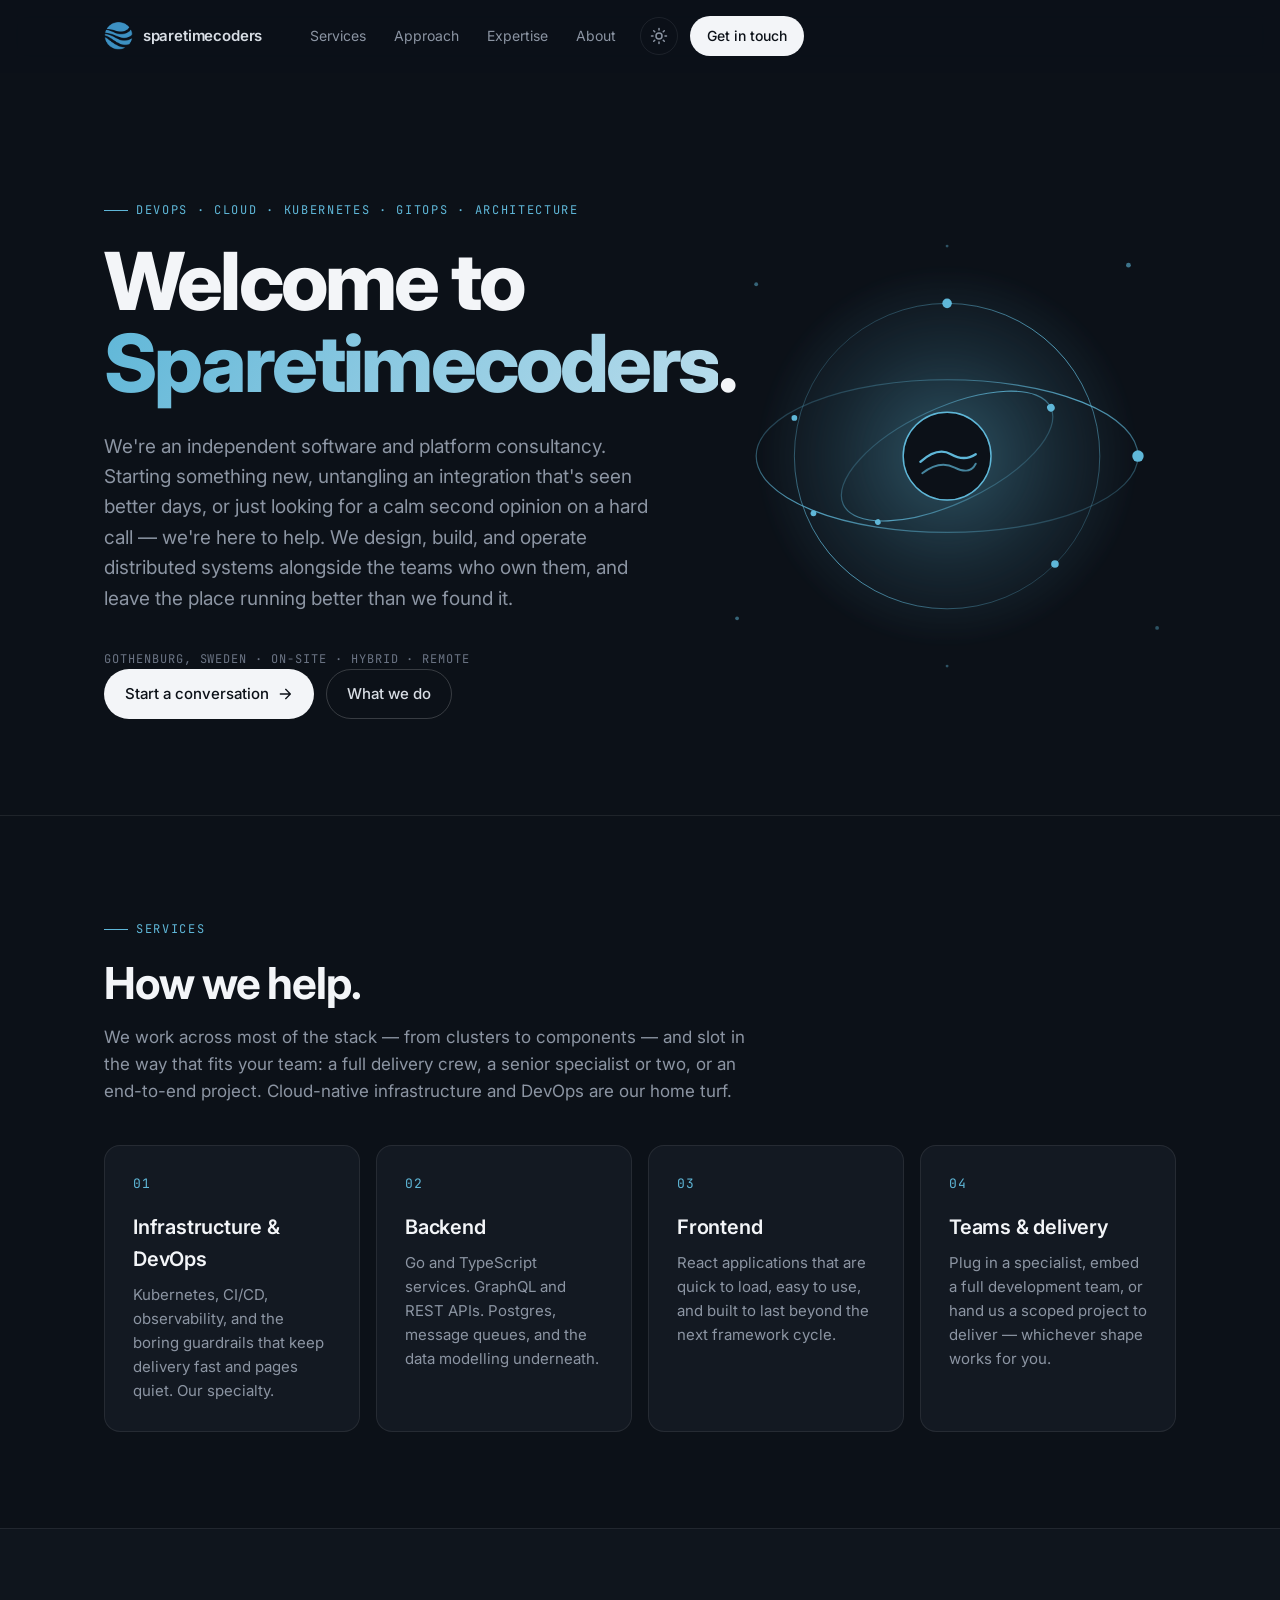
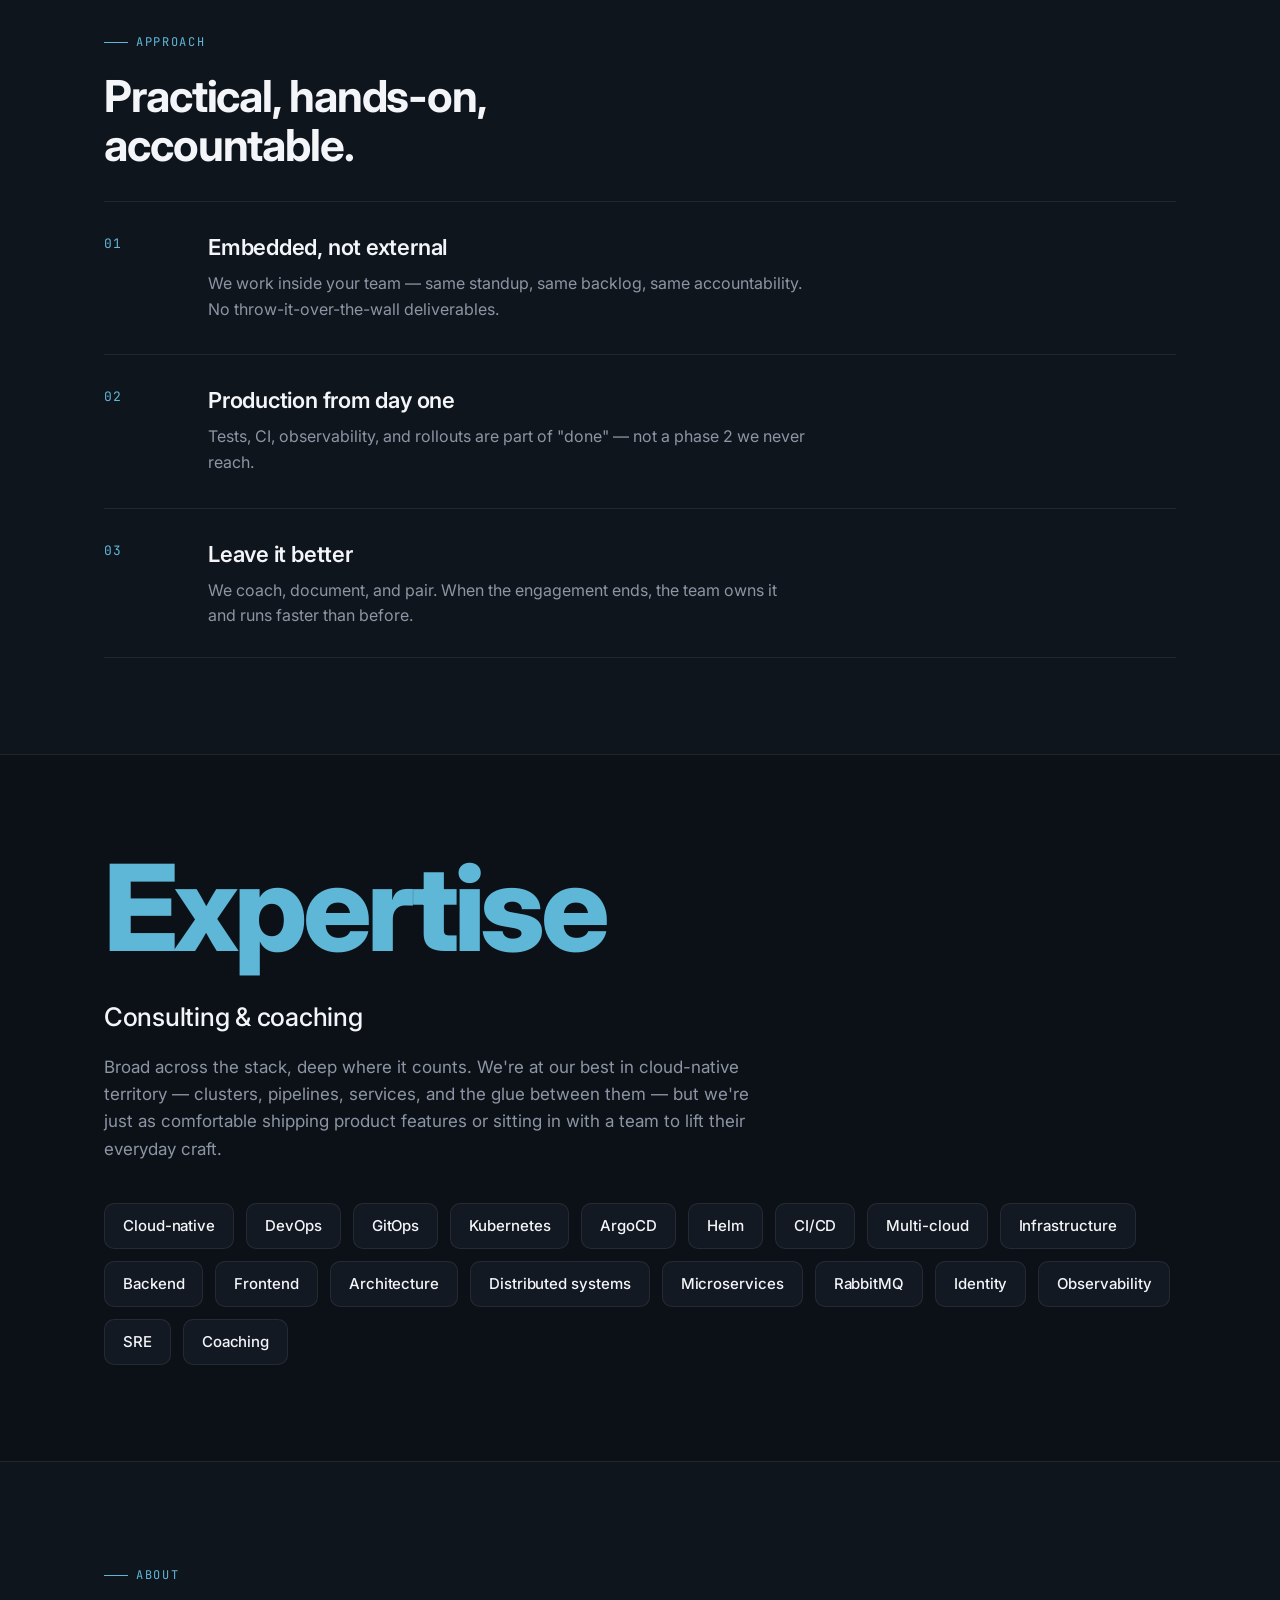
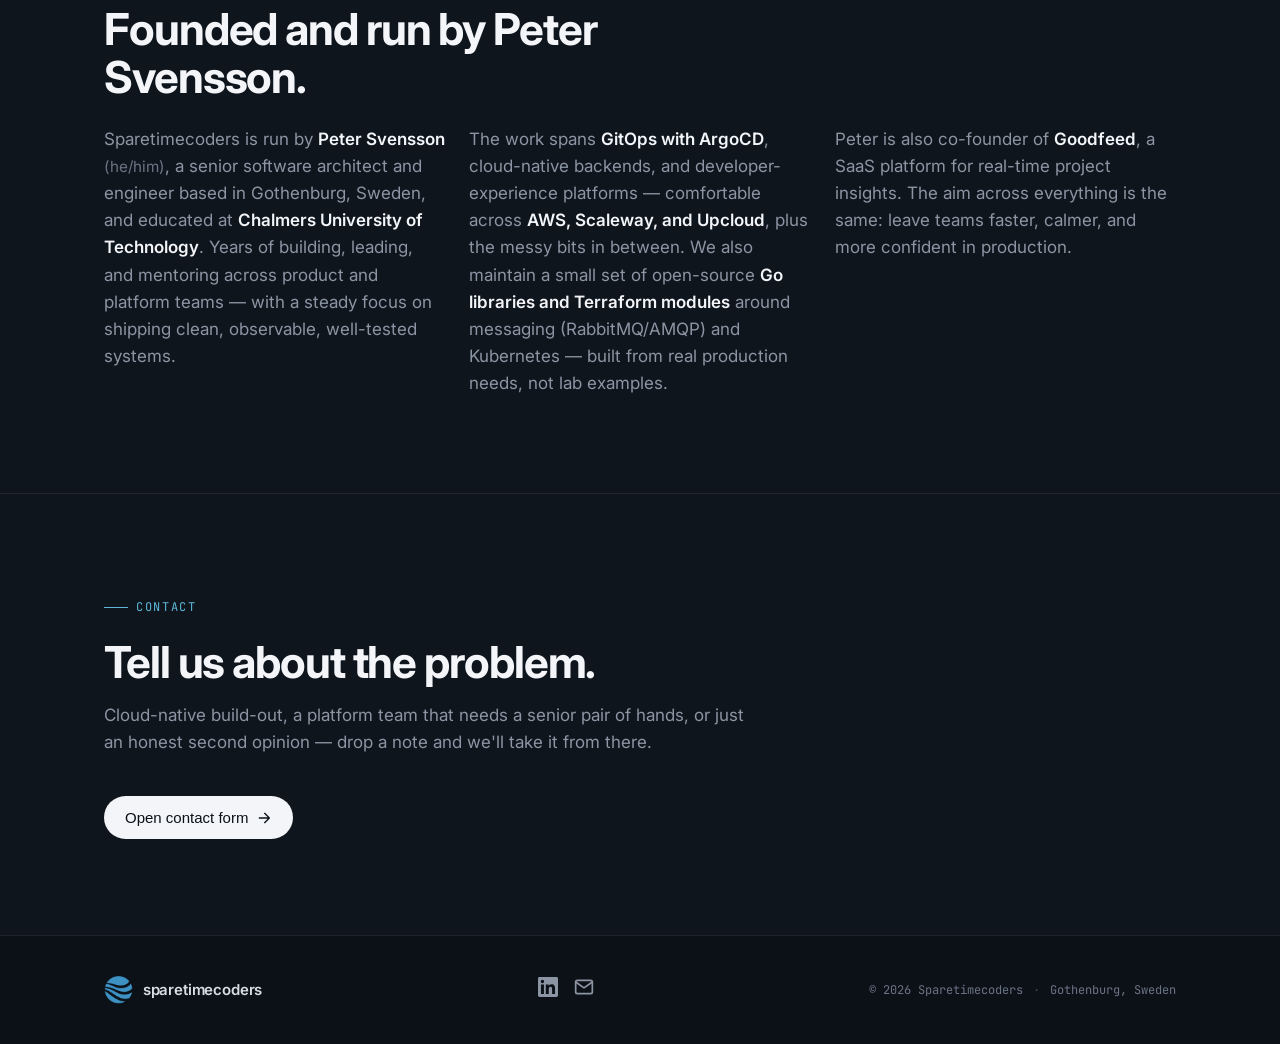
<file: index.html>
<!doctype html>
<html lang="en" data-theme="dark">
<head>
  <meta charset="utf-8" />
  <meta name="viewport" content="width=device-width, initial-scale=1" />
  <title>Sparetimecoders — Cloud-native software consulting</title>
  <meta name="description" content="Sparetimecoders is an independent software and platform consultancy based in Gothenburg. Cloud-native, Go, TypeScript, Kubernetes." />
  <meta name="theme-color" content="#0a1726" />
  <meta property="og:title" content="Sparetimecoders — Cloud-native software consulting" />
  <meta property="og:description" content="Independent software and platform consultancy. Cloud-native, Go, TypeScript, Kubernetes. Gothenburg, Sweden." />
  <meta property="og:type" content="website" />
  <meta property="og:url" content="https://sparetimecoders.com/" />
  <meta property="og:image" content="https://sparetimecoders.com/images/logo-mark.png" />
  <link rel="icon" type="image/png" sizes="32x32" href="/images/favicon-32x32.png" />
  <link rel="icon" type="image/png" sizes="16x16" href="/images/favicon-16x16.png" />
  <link rel="apple-touch-icon" href="/images/apple-touch-icon.png" />
  <link rel="preconnect" href="https://fonts.googleapis.com" />
  <link rel="preconnect" href="https://fonts.gstatic.com" crossorigin />
  <link href="https://fonts.googleapis.com/css2?family=Inter:wght@400;500;600;700;800&family=JetBrains+Mono:wght@400;500&display=swap" rel="stylesheet" />
  <link rel="stylesheet" href="/style.css?v=4" />
</head>
<body>
  <a class="skip" href="#services">Skip to content</a>

  <header class="nav">
    <div class="nav-inner">
      <a class="brand" href="/" aria-label="Sparetimecoders">
        <img src="/images/logo-mark.png" alt="" width="84" height="82" />
        <span class="brand-text">sparetimecoders</span>
      </a>
      <nav aria-label="Primary">
        <ul class="nav-links">
          <li><a href="#services">Services</a></li>
          <li><a href="#approach">Approach</a></li>
          <li><a href="#expertise">Expertise</a></li>
          <li><a href="#about">About</a></li>
        </ul>
      </nav>
      <div class="nav-actions">
        <button id="theme-toggle" class="theme-toggle" aria-label="Toggle theme" type="button">
          <svg class="icon-sun" viewBox="0 0 24 24" width="18" height="18" fill="none" stroke="currentColor" stroke-width="2" stroke-linecap="round" stroke-linejoin="round"><circle cx="12" cy="12" r="4"/><path d="M12 2v2M12 20v2M4.93 4.93l1.41 1.41M17.66 17.66l1.41 1.41M2 12h2M20 12h2M4.93 19.07l1.41-1.41M17.66 6.34l1.41-1.41"/></svg>
          <svg class="icon-moon" viewBox="0 0 24 24" width="18" height="18" fill="none" stroke="currentColor" stroke-width="2" stroke-linecap="round" stroke-linejoin="round"><path d="M21 12.79A9 9 0 1 1 11.21 3 7 7 0 0 0 21 12.79z"/></svg>
        </button>
        <a class="btn btn-primary nav-cta" href="#contact">Get in touch</a>
      </div>
    </div>
  </header>

  <main>
    <section class="hero">
      <div class="container hero-grid">
        <div class="hero-copy">
          <p class="eyebrow">DevOps · Cloud · Kubernetes · GitOps · Architecture</p>
          <h1 class="hero-title">
            Welcome to <span class="grad">Sparetimecoders</span>.
          </h1>
          <p class="hero-sub">
            We're an independent software and platform consultancy. Starting something new,
            untangling an integration that's seen better days, or just looking for a calm
            second opinion on a hard call — we're here to help. We design, build, and operate
            distributed systems alongside the teams who own them, and leave the place running
            better than we found it.
          </p>
          <p class="hero-meta">Gothenburg, Sweden · on-site · hybrid · remote</p>
          <div class="cta-row">
            <a class="btn btn-primary" href="#contact">Start a conversation
              <svg viewBox="0 0 24 24" width="16" height="16" fill="none" stroke="currentColor" stroke-width="2" stroke-linecap="round" stroke-linejoin="round"><path d="M5 12h14M13 5l7 7-7 7"/></svg>
            </a>
            <a class="btn btn-ghost" href="#services">What we do</a>
          </div>
        </div>

        <div class="hero-art" aria-hidden="true">
          <svg viewBox="0 0 480 480" xmlns="http://www.w3.org/2000/svg" role="presentation">
            <defs>
              <radialGradient id="coreGrad" cx="50%" cy="50%" r="50%">
                <stop offset="0%" stop-color="currentColor" stop-opacity="0.55" />
                <stop offset="60%" stop-color="currentColor" stop-opacity="0.18" />
                <stop offset="100%" stop-color="currentColor" stop-opacity="0" />
              </radialGradient>
              <linearGradient id="ringGrad" x1="0%" y1="0%" x2="100%" y2="100%">
                <stop offset="0%" stop-color="currentColor" stop-opacity="0.0" />
                <stop offset="50%" stop-color="currentColor" stop-opacity="0.85" />
                <stop offset="100%" stop-color="currentColor" stop-opacity="0.0" />
              </linearGradient>
              <filter id="soft" x="-20%" y="-20%" width="140%" height="140%">
                <feGaussianBlur stdDeviation="6" />
              </filter>
            </defs>

            <g transform="translate(240 240)">
              <circle r="200" fill="url(#coreGrad)" filter="url(#soft)" opacity="0.7" />

              <g class="orbit orbit-1">
                <ellipse rx="200" ry="80" fill="none" stroke="url(#ringGrad)" stroke-width="1.25" />
                <circle cx="200" cy="0" r="6" fill="currentColor" />
                <circle cx="-160" cy="-40" r="3" fill="currentColor" />
              </g>

              <g class="orbit orbit-2">
                <ellipse rx="160" ry="160" fill="none" stroke="url(#ringGrad)" stroke-width="1" />
                <circle cx="0" cy="-160" r="5" fill="currentColor" />
                <circle cx="113" cy="113" r="4" fill="currentColor" />
                <circle cx="-140" cy="60" r="3" fill="currentColor" />
              </g>

              <g class="orbit orbit-3">
                <ellipse rx="120" ry="50" fill="none" stroke="url(#ringGrad)" stroke-width="1.25" transform="rotate(-25)" />
                <circle cx="120" cy="0" r="4" fill="currentColor" transform="rotate(-25)" />
                <circle cx="-95" cy="32" r="3" fill="currentColor" transform="rotate(-25)" />
              </g>

              <g class="core">
                <circle r="46" stroke="currentColor" stroke-width="1.5" class="core-bg" style="fill: var(--bg);" />
                <path d="M -28 6 Q -10 -10 4 -2 T 30 -2" fill="none" stroke="currentColor" stroke-width="2.5" stroke-linecap="round" />
                <path d="M -26 18 Q -8 4 8 12 T 30 8" fill="none" stroke="currentColor" stroke-width="2" stroke-linecap="round" opacity="0.7" />
                <circle r="46" fill="none" stroke="currentColor" stroke-width="0.5" opacity="0.4" />
              </g>

              <g class="dots">
                <circle cx="-200" cy="-180" r="2" fill="currentColor" opacity="0.5" />
                <circle cx="190" cy="-200" r="2.5" fill="currentColor" opacity="0.6" />
                <circle cx="220" cy="180" r="2" fill="currentColor" opacity="0.4" />
                <circle cx="-220" cy="170" r="2" fill="currentColor" opacity="0.5" />
                <circle cx="0" cy="-220" r="1.5" fill="currentColor" opacity="0.4" />
                <circle cx="0" cy="220" r="1.5" fill="currentColor" opacity="0.4" />
              </g>
            </g>
          </svg>
        </div>
      </div>
    </section>

    <section id="services" class="section">
      <div class="container">
        <p class="eyebrow">Services</p>
        <h2 class="section-title">How we help.</h2>
        <p class="section-sub">
          We work across most of the stack — from clusters to components — and slot in
          the way that fits your team: a full delivery crew, a senior specialist or two,
          or an end-to-end project. Cloud-native infrastructure and DevOps are our home turf.
        </p>
        <ul class="cards">
          <li class="card">
            <div class="card-num">01</div>
            <h3>Infrastructure &amp; DevOps</h3>
            <p>Kubernetes, CI/CD, observability, and the boring guardrails that keep delivery fast and pages quiet. Our specialty.</p>
          </li>
          <li class="card">
            <div class="card-num">02</div>
            <h3>Backend</h3>
            <p>Go and TypeScript services. GraphQL and REST APIs. Postgres, message queues, and the data modelling underneath.</p>
          </li>
          <li class="card">
            <div class="card-num">03</div>
            <h3>Frontend</h3>
            <p>React applications that are quick to load, easy to use, and built to last beyond the next framework cycle.</p>
          </li>
          <li class="card">
            <div class="card-num">04</div>
            <h3>Teams &amp; delivery</h3>
            <p>Plug in a specialist, embed a full development team, or hand us a scoped project to deliver — whichever shape works for you.</p>
          </li>
        </ul>
      </div>
    </section>

    <section id="approach" class="section section-alt">
      <div class="container">
        <p class="eyebrow">Approach</p>
        <h2 class="section-title">Practical, hands-on, accountable.</h2>
        <ul class="principles">
          <li>
            <span class="principle-num">01</span>
            <div>
              <h3>Embedded, not external</h3>
              <p>We work inside your team — same standup, same backlog, same accountability. No throw-it-over-the-wall deliverables.</p>
            </div>
          </li>
          <li>
            <span class="principle-num">02</span>
            <div>
              <h3>Production from day one</h3>
              <p>Tests, CI, observability, and rollouts are part of "done" — not a phase 2 we never reach.</p>
            </div>
          </li>
          <li>
            <span class="principle-num">03</span>
            <div>
              <h3>Leave it better</h3>
              <p>We coach, document, and pair. When the engagement ends, the team owns it and runs faster than before.</p>
            </div>
          </li>
        </ul>
      </div>
    </section>

    <section id="expertise" class="section">
      <div class="container">
        <h2 class="section-title-xl">Expertise</h2>
        <p class="section-sub-strong">Consulting &amp; coaching</p>
        <p class="section-sub">
          Broad across the stack, deep where it counts. We're at our best in cloud-native
          territory — clusters, pipelines, services, and the glue between them — but we're
          just as comfortable shipping product features or sitting in with a team to lift
          their everyday craft.
        </p>
        <ul class="chips chips-lg">
          <li>Cloud-native</li>
          <li>DevOps</li>
          <li>GitOps</li>
          <li>Kubernetes</li>
          <li>ArgoCD</li>
          <li>Helm</li>
          <li>CI/CD</li>
          <li>Multi-cloud</li>
          <li>Infrastructure</li>
          <li>Backend</li>
          <li>Frontend</li>
          <li>Architecture</li>
          <li>Distributed systems</li>
          <li>Microservices</li>
          <li>RabbitMQ</li>
          <li>Identity</li>
          <li>Observability</li>
          <li>SRE</li>
          <li>Coaching</li>
        </ul>
      </div>
    </section>

    <section id="about" class="section section-alt">
      <div class="container">
        <p class="eyebrow">About</p>
        <h2 class="section-title">Founded and run by Peter Svensson.</h2>
        <div class="about-grid">
          <p>
            Sparetimecoders is run by <strong>Peter Svensson</strong> <span class="pronouns">(he/him)</span>,
            a senior software architect and engineer based in Gothenburg, Sweden, and educated at
            <strong>Chalmers University of Technology</strong>. Years of building, leading, and mentoring across
            product and platform teams — with a steady focus on shipping clean, observable, well-tested systems.
          </p>
          <p>
            The work spans <strong>GitOps with ArgoCD</strong>, cloud-native backends, and developer-experience
            platforms — comfortable across <strong>AWS, Scaleway, and Upcloud</strong>, plus the messy bits in
            between. We also maintain a small set of open-source <strong>Go libraries and Terraform modules</strong>
            around messaging (RabbitMQ/AMQP) and Kubernetes — built from real production needs, not lab examples.
          </p>
          <p>
            Peter is also co-founder of <a href="https://goodfeed.io" target="_blank" rel="noopener"><strong>Goodfeed</strong></a>,
            a SaaS platform for real-time project insights. The aim across everything is the same: leave teams
            faster, calmer, and more confident in production.
          </p>
        </div>
      </div>
    </section>

    <section id="contact" class="section section-contact">
      <div class="container">
        <p class="eyebrow">Contact</p>
        <h2 class="section-title">Tell us about the problem.</h2>
        <p class="section-sub">
          Cloud-native build-out, a platform team that needs a senior pair of hands, or just
          an honest second opinion — drop a note and we'll take it from there.
        </p>

        <div class="cta-row" id="contact-cta">
          <button type="button" class="btn btn-primary" id="open-form">
            Open contact form
            <svg viewBox="0 0 24 24" width="16" height="16" fill="none" stroke="currentColor" stroke-width="2" stroke-linecap="round" stroke-linejoin="round"><path d="M5 12h14M13 5l7 7-7 7"/></svg>
          </button>
        </div>

        <div class="form-shell" id="form-shell" hidden>
          <button type="button" class="form-close" id="close-form" aria-label="Close form">
            <svg viewBox="0 0 24 24" width="18" height="18" fill="none" stroke="currentColor" stroke-width="2" stroke-linecap="round" stroke-linejoin="round"><path d="M18 6 6 18M6 6l12 12"/></svg>
          </button>

          <form class="contact-form" id="contact-form" action="https://formsubmit.co/ajax/69b22febc2f4ab8b0da0662cf5f9feb7" method="POST">
            <input type="hidden" name="_subject" value="New inquiry from sparetimecoders.com" />
            <input type="hidden" name="_captcha" value="false" />
            <input type="hidden" name="_template" value="table" />
            <input type="text" name="_honey" tabindex="-1" autocomplete="off" style="display:none" />

            <label class="field">
              <span class="sr-only">Name</span>
              <input type="text" name="name" required autocomplete="name" placeholder="Name" />
            </label>
            <label class="field">
              <span class="sr-only">Email address</span>
              <input type="email" name="email" required autocomplete="email" placeholder="Email address" />
            </label>
            <label class="field">
              <span class="sr-only">Phone number</span>
              <input type="tel" name="phone" autocomplete="tel" placeholder="Phone number" />
            </label>
            <label class="field">
              <span class="sr-only">Company</span>
              <input type="text" name="company" autocomplete="organization" placeholder="Company" />
            </label>
            <label class="field">
              <span class="sr-only">What can we do for you?</span>
              <textarea name="message" rows="5" required placeholder="What can we do for you?"></textarea>
            </label>

            <button type="submit" class="btn-send">
              <svg viewBox="0 0 24 24" width="18" height="18" fill="none" stroke="currentColor" stroke-width="2" stroke-linecap="round" stroke-linejoin="round"><path d="M4 4h16c1.1 0 2 .9 2 2v12c0 1.1-.9 2-2 2H4c-1.1 0-2-.9-2-2V6c0-1.1.9-2 2-2z"/><polyline points="22,6 12,13 2,6"/></svg>
              <span class="btn-send-label">Send</span>
            </button>
            <p class="form-hint">We typically reply within a day or two.</p>
            <p class="form-error" id="form-error" hidden role="alert">Something went wrong sending that — please try again or email us directly.</p>
          </form>
        </div>

        <div class="form-success" id="form-success" hidden role="status">
          <svg viewBox="0 0 24 24" width="18" height="18" fill="none" stroke="currentColor" stroke-width="2.5" stroke-linecap="round" stroke-linejoin="round"><path d="M20 6 9 17l-5-5"/></svg>
          <span><strong>Message sent.</strong> Thanks — we'll be in touch soon.</span>
        </div>
      </div>
    </section>
  </main>

  <footer class="foot">
    <div class="container foot-inner">
      <a class="brand" href="/" aria-label="Sparetimecoders">
        <img src="/images/logo-mark.png" alt="" width="84" height="82" />
        <span class="brand-text">sparetimecoders</span>
      </a>
      <ul class="socials">
        <li><a href="https://www.linkedin.com/in/peter--svensson/" target="_blank" rel="noopener" aria-label="LinkedIn">
          <svg viewBox="0 0 24 24" width="20" height="20" fill="currentColor"><path d="M20.45 20.45h-3.55v-5.57c0-1.33-.02-3.04-1.85-3.04-1.85 0-2.13 1.45-2.13 2.94v5.67H9.37V9h3.41v1.56h.05c.47-.9 1.63-1.85 3.36-1.85 3.6 0 4.26 2.37 4.26 5.45v6.29zM5.34 7.43a2.06 2.06 0 1 1 0-4.12 2.06 2.06 0 0 1 0 4.12zM7.12 20.45H3.56V9h3.56v11.45zM22.22 0H1.77C.79 0 0 .77 0 1.72v20.56C0 23.23.79 24 1.77 24h20.45c.98 0 1.78-.77 1.78-1.72V1.72C24 .77 23.2 0 22.22 0z"/></svg>
        </a></li>
        <li><a href="mailto:peter@sparetimecoders.com" aria-label="Email">
          <svg viewBox="0 0 24 24" width="20" height="20" fill="none" stroke="currentColor" stroke-width="2" stroke-linecap="round" stroke-linejoin="round"><path d="M4 4h16c1.1 0 2 .9 2 2v12c0 1.1-.9 2-2 2H4c-1.1 0-2-.9-2-2V6c0-1.1.9-2 2-2z"/><polyline points="22,6 12,13 2,6"/></svg>
        </a></li>
      </ul>
      <div class="foot-meta">
        <span>© <span id="year">2026</span> Sparetimecoders</span>
        <span class="dot">·</span>
        <span>Gothenburg, Sweden</span>
      </div>
    </div>
  </footer>

  <script>
    (function () {
      var root = document.documentElement;
      var stored = localStorage.getItem('theme');
      root.setAttribute('data-theme', stored || 'dark');

      document.getElementById('theme-toggle').addEventListener('click', function () {
        var next = root.getAttribute('data-theme') === 'dark' ? 'light' : 'dark';
        root.setAttribute('data-theme', next);
        localStorage.setItem('theme', next);
      });

      document.getElementById('year').textContent = new Date().getFullYear();

      var openBtn = document.getElementById('open-form');
      var closeBtn = document.getElementById('close-form');
      var shell = document.getElementById('form-shell');
      var cta = document.getElementById('contact-cta');
      var form = document.getElementById('contact-form');
      var success = document.getElementById('form-success');
      var errorEl = document.getElementById('form-error');
      var sendLabel = form.querySelector('.btn-send-label');
      var sendBtn = form.querySelector('.btn-send');

      function openForm() {
        success.hidden = true;
        errorEl.hidden = true;
        cta.hidden = true;
        shell.hidden = false;
        var first = form.querySelector('input[name="name"]');
        if (first) first.focus({ preventScroll: true });
        shell.scrollIntoView({ behavior: 'smooth', block: 'center' });
      }
      function closeForm() {
        shell.hidden = true;
        cta.hidden = false;
      }
      openBtn.addEventListener('click', openForm);
      closeBtn.addEventListener('click', closeForm);

      form.addEventListener('submit', async function (e) {
        e.preventDefault();
        errorEl.hidden = true;
        sendBtn.disabled = true;
        sendLabel.textContent = 'Sending…';

        var data = Object.fromEntries(new FormData(form).entries());
        try {
          var res = await fetch(form.action, {
            method: 'POST',
            headers: { 'Content-Type': 'application/json', 'Accept': 'application/json' },
            body: JSON.stringify(data),
          });
          if (!res.ok) throw new Error('http ' + res.status);
          form.reset();
          shell.hidden = true;
          cta.hidden = false;
          success.hidden = false;
          success.classList.remove('fade-out');
          setTimeout(function () { success.classList.add('fade-out'); }, 4500);
          setTimeout(function () { success.hidden = true; success.classList.remove('fade-out'); }, 5000);
        } catch (err) {
          errorEl.hidden = false;
        } finally {
          sendBtn.disabled = false;
          sendLabel.textContent = 'Send';
        }
      });
    })();
  </script>
</body>
</html>
</file>
<file: style.css>
:root {
  --bg: #fafaf9;
  --bg-elev: #ffffff;
  --bg-alt: #f1f1ee;
  --fg: #1a1a1a;
  --fg-strong: #000000;
  --fg-muted: #525252;
  --fg-subtle: #737373;
  --border: rgba(0, 0, 0, 0.08);
  --border-strong: rgba(0, 0, 0, 0.16);
  --accent: #2b8db5;
  --accent-fg: #ffffff;
  --accent-soft: rgba(43, 141, 181, 0.10);
}

[data-theme="dark"] {
  --bg: #0c1118;
  --bg-elev: #131922;
  --bg-alt: #0f151d;
  --fg: #d8dde4;
  --fg-strong: #f3f5f8;
  --fg-muted: #8c95a3;
  --fg-subtle: #6b7484;
  --border: rgba(255, 255, 255, 0.08);
  --border-strong: rgba(255, 255, 255, 0.18);
  --accent: #5fb7d8;
  --accent-fg: #061119;
  --accent-soft: rgba(95, 183, 216, 0.12);
}

* { box-sizing: border-box; }
[hidden] { display: none !important; }

html, body {
  margin: 0;
  padding: 0;
  background: var(--bg);
  color: var(--fg);
  font-family: 'Inter', system-ui, -apple-system, Segoe UI, Roboto, sans-serif;
  font-size: 16px;
  line-height: 1.6;
  -webkit-font-smoothing: antialiased;
  -moz-osx-font-smoothing: grayscale;
}

body { min-height: 100dvh; }

a { color: inherit; text-decoration: none; }
ul { list-style: none; padding: 0; margin: 0; }
::selection { background: var(--accent-soft); color: var(--fg-strong); }

.skip {
  position: absolute;
  left: -9999px;
}
.skip:focus {
  left: 16px; top: 16px;
  background: var(--accent);
  color: var(--accent-fg);
  padding: 8px 12px;
  border-radius: 8px;
  z-index: 100;
}

.container {
  max-width: 1120px;
  margin: 0 auto;
  padding: 0 24px;
  width: 100%;
}

.nav {
  position: sticky;
  top: 0;
  z-index: 50;
  background: color-mix(in srgb, var(--bg) 88%, transparent);
  backdrop-filter: saturate(180%) blur(12px);
  -webkit-backdrop-filter: saturate(180%) blur(12px);
  border-bottom: 1px solid transparent;
  transition: border-color .2s;
}
.nav-inner {
  max-width: 1120px;
  margin: 0 auto;
  padding: 16px 24px;
  display: flex;
  align-items: center;
  gap: 24px;
}
.nav-links {
  display: flex;
  gap: 28px;
  margin: 0 auto 0 24px;
}
.nav-links a {
  font-size: 14px;
  color: var(--fg-muted);
  transition: color .2s;
}
.nav-links a:hover { color: var(--fg-strong); }
.nav-actions {
  display: flex;
  align-items: center;
  gap: 12px;
}

.brand {
  display: inline-flex;
  align-items: center;
  gap: 10px;
  font-weight: 600;
  letter-spacing: -0.01em;
}
.brand img { display: block; height: 28px; width: auto; }
.brand-text { font-size: 15px; }

.theme-toggle {
  appearance: none;
  background: transparent;
  color: var(--fg-muted);
  border: 1px solid var(--border);
  width: 38px;
  height: 38px;
  border-radius: 999px;
  display: inline-flex;
  align-items: center;
  justify-content: center;
  cursor: pointer;
  transition: border-color .2s, color .2s;
}
.theme-toggle:hover { border-color: var(--border-strong); color: var(--fg-strong); }
.theme-toggle .icon-sun { display: none; }
.theme-toggle .icon-moon { display: block; }
[data-theme="dark"] .theme-toggle .icon-sun { display: block; }
[data-theme="dark"] .theme-toggle .icon-moon { display: none; }

.btn {
  display: inline-flex;
  align-items: center;
  gap: 8px;
  padding: 12px 20px;
  border-radius: 999px;
  font-weight: 500;
  font-size: 15px;
  border: 1px solid transparent;
  transition: transform .15s, background .2s, border-color .2s, color .2s;
  cursor: pointer;
}
.btn-primary {
  background: var(--fg-strong);
  color: var(--bg);
}
.btn-primary:hover { transform: translateY(-1px); }
.btn-ghost {
  background: transparent;
  color: var(--fg);
  border-color: var(--border-strong);
}
.btn-ghost:hover { border-color: var(--fg-strong); }
.nav-cta { padding: 8px 16px; font-size: 14px; }

.eyebrow {
  display: inline-flex;
  align-items: center;
  gap: 8px;
  font-family: 'JetBrains Mono', monospace;
  font-size: 12px;
  letter-spacing: 0.14em;
  text-transform: uppercase;
  color: var(--accent);
  margin: 0 0 20px;
}
.eyebrow::before {
  content: "";
  width: 24px;
  height: 1px;
  background: var(--accent);
}

.hero {
  padding: 120px 0 96px;
  position: relative;
  overflow: hidden;
}
.hero-grid {
  display: grid;
  grid-template-columns: 1fr;
  gap: 48px;
  align-items: center;
}
@media (min-width: 960px) {
  .hero-grid { grid-template-columns: minmax(0, 1.2fr) minmax(0, 1fr); gap: 64px; }
}
.hero-copy { min-width: 0; }

.hero-art {
  position: relative;
  width: 100%;
  max-width: 480px;
  aspect-ratio: 1 / 1;
  margin: 0 auto;
}
.hero-art svg { width: 100%; height: 100%; display: block; color: var(--accent); }

.orbit { transform-box: fill-box; transform-origin: center; }
.orbit-1 { animation: spin-cw 40s linear infinite; }
.orbit-2 { animation: spin-ccw 60s linear infinite; }
.orbit-3 { animation: spin-cw 28s linear infinite; }
.core { animation: float 6s ease-in-out infinite; transform-origin: center; transform-box: fill-box; }

@keyframes spin-cw {
  from { transform: rotate(0); }
  to   { transform: rotate(360deg); }
}
@keyframes spin-ccw {
  from { transform: rotate(0); }
  to   { transform: rotate(-360deg); }
}
@keyframes float {
  0%, 100% { transform: translateY(0); }
  50%      { transform: translateY(-6px); }
}
.hero::before {
  content: "";
  position: absolute;
  inset: 0;
  background:
    radial-gradient(800px 500px at 20% -10%, var(--accent-soft), transparent 60%),
    radial-gradient(600px 400px at 90% 0%, var(--accent-soft), transparent 60%);
  pointer-events: none;
  z-index: -1;
}

.hero-title {
  font-size: clamp(40px, 7vw, 80px);
  line-height: 1.02;
  letter-spacing: -0.035em;
  font-weight: 800;
  color: var(--fg-strong);
  margin: 0 0 28px;
  max-width: 18ch;
}
.grad {
  background: linear-gradient(120deg, var(--accent), color-mix(in srgb, var(--accent) 40%, var(--fg-strong)));
  -webkit-background-clip: text;
  background-clip: text;
  color: transparent;
}

.hero-sub {
  font-size: clamp(17px, 1.6vw, 19px);
  color: var(--fg-muted);
  max-width: 60ch;
  margin: 0 0 36px;
}

.cta-row {
  display: flex;
  gap: 12px;
  flex-wrap: wrap;
}

.hero-meta {
  margin: 24px 0 0;
  font-family: 'JetBrains Mono', monospace;
  font-size: 12px;
  letter-spacing: 0.08em;
  color: var(--fg-subtle);
  text-transform: uppercase;
}

.pronouns {
  font-weight: 400;
  font-size: 0.9em;
  color: var(--fg-subtle);
}

.section {
  padding: 96px 0;
  border-top: 1px solid var(--border);
}
.section-alt { background: var(--bg-alt); }
.section-contact { background: var(--bg-alt); }

.section-title {
  font-size: clamp(28px, 4vw, 44px);
  letter-spacing: -0.025em;
  font-weight: 700;
  line-height: 1.1;
  color: var(--fg-strong);
  margin: 0 0 16px;
  max-width: 22ch;
}
.section-sub {
  font-size: 17px;
  color: var(--fg-muted);
  max-width: 60ch;
  margin: 0 0 40px;
}

.cards {
  display: grid;
  grid-template-columns: repeat(auto-fit, minmax(240px, 1fr));
  gap: 16px;
  margin-top: 32px;
}
.card {
  background: var(--bg-elev);
  border: 1px solid var(--border);
  border-radius: 16px;
  padding: 28px;
  transition: border-color .2s, transform .2s, box-shadow .2s;
}
.card:hover {
  border-color: var(--border-strong);
  transform: translateY(-3px);
  box-shadow: 0 12px 30px rgba(0, 0, 0, 0.06);
}
.card-num {
  font-family: 'JetBrains Mono', monospace;
  font-size: 13px;
  color: var(--accent);
  margin-bottom: 16px;
  letter-spacing: 0.08em;
}
.card h3 {
  margin: 0 0 8px;
  font-size: 20px;
  font-weight: 600;
  color: var(--fg-strong);
  letter-spacing: -0.01em;
}
.card p {
  margin: 0;
  color: var(--fg-muted);
  font-size: 15px;
}

.principles {
  display: grid;
  gap: 4px;
  margin-top: 32px;
}
.principles li {
  display: grid;
  grid-template-columns: 80px 1fr;
  gap: 24px;
  padding: 28px 0;
  border-top: 1px solid var(--border);
}
.principles li:last-child { border-bottom: 1px solid var(--border); }
.principle-num {
  font-family: 'JetBrains Mono', monospace;
  font-size: 13px;
  color: var(--accent);
  letter-spacing: 0.08em;
  padding-top: 4px;
}
.principles h3 {
  margin: 0 0 6px;
  font-size: 22px;
  font-weight: 600;
  color: var(--fg-strong);
  letter-spacing: -0.01em;
}
.principles p {
  margin: 0;
  color: var(--fg-muted);
  font-size: 16px;
  max-width: 60ch;
}

.chips {
  display: flex;
  flex-wrap: wrap;
  gap: 10px;
  margin-top: 32px;
}
.chips li {
  font-family: 'JetBrains Mono', monospace;
  font-size: 13px;
  padding: 8px 14px;
  border-radius: 999px;
  background: var(--bg-elev);
  border: 1px solid var(--border);
  color: var(--fg);
  transition: border-color .2s, color .2s, transform .15s;
}
.chips li:hover {
  color: var(--accent);
  border-color: var(--accent);
  transform: translateY(-2px);
}

.section-title-xl {
  font-size: clamp(56px, 10vw, 120px);
  letter-spacing: -0.04em;
  font-weight: 800;
  line-height: 0.95;
  color: var(--accent);
  margin: 0 0 32px;
}

.section-sub-strong {
  font-size: clamp(20px, 2vw, 26px);
  color: var(--fg-strong);
  font-weight: 500;
  letter-spacing: -0.01em;
  margin: 0 0 16px;
}

.chips-lg {
  margin-top: 36px;
  gap: 12px;
}
.chips-lg li {
  font-family: 'Inter', sans-serif;
  font-size: 15px;
  font-weight: 500;
  padding: 10px 18px;
  background: var(--bg-elev);
  border: 1px solid var(--border);
  color: var(--fg-strong);
  border-radius: 10px;
  letter-spacing: -0.005em;
}
.chips-lg li:hover {
  color: var(--accent);
  border-color: var(--accent);
  background: var(--accent-soft);
  transform: translateY(-2px);
}

.about-grid {
  display: grid;
  grid-template-columns: repeat(auto-fit, minmax(280px, 1fr));
  gap: 24px;
  margin-top: 24px;
}
.about-grid p {
  font-size: 17px;
  color: var(--fg-muted);
  margin: 0;
}
.about-grid strong { color: var(--fg-strong); font-weight: 600; }

.sr-only {
  position: absolute;
  width: 1px; height: 1px;
  padding: 0; margin: -1px;
  overflow: hidden;
  clip: rect(0,0,0,0);
  white-space: nowrap;
  border: 0;
}

.form-shell {
  margin-top: 36px;
  max-width: 640px;
  position: relative;
  animation: form-in .25s ease;
}
@keyframes form-in {
  from { opacity: 0; transform: translateY(6px); }
  to   { opacity: 1; transform: translateY(0); }
}
.form-close {
  appearance: none;
  position: absolute;
  top: 16px;
  right: 16px;
  width: 36px;
  height: 36px;
  border-radius: 999px;
  background: transparent;
  color: var(--fg-muted);
  border: 1px solid var(--border);
  display: inline-flex;
  align-items: center;
  justify-content: center;
  cursor: pointer;
  z-index: 1;
  transition: color .2s, border-color .2s;
}
.form-close:hover { color: var(--fg-strong); border-color: var(--border-strong); }

.contact-form {
  background: var(--bg-elev);
  border: 1px solid var(--border);
  border-radius: 20px;
  padding: 32px;
  display: grid;
  gap: 14px;
  box-shadow: 0 1px 2px rgba(0,0,0,0.04), 0 12px 40px rgba(0,0,0,0.06);
}
.btn-send:disabled { opacity: 0.7; cursor: progress; }
.form-error {
  margin: 4px 0 0;
  font-size: 14px;
  color: #d33b3b;
  text-align: center;
}
[data-theme="dark"] .form-error { color: #ff7a7a; }

.form-success {
  margin-top: 24px;
  max-width: max-content;
  padding: 12px 18px;
  background: var(--accent-soft);
  border: 1px solid var(--accent);
  border-radius: 999px;
  display: inline-flex;
  align-items: center;
  gap: 10px;
  font-size: 14px;
  color: var(--fg);
  animation: form-in .3s ease;
}
.form-success svg { color: var(--accent); flex: none; }
.form-success strong { color: var(--fg-strong); font-weight: 600; }
.form-success.fade-out { transition: opacity .4s, transform .4s; opacity: 0; transform: translateY(-4px); }
.field { display: block; }
.field input,
.field textarea {
  appearance: none;
  width: 100%;
  font: inherit;
  font-size: 16px;
  color: var(--fg-strong);
  background: transparent;
  border: 1px solid var(--border-strong);
  border-radius: 12px;
  padding: 16px 18px;
  transition: border-color .15s, box-shadow .15s, background .15s;
}
.field textarea { resize: vertical; min-height: 140px; line-height: 1.5; font-family: inherit; }
.field input::placeholder,
.field textarea::placeholder { color: var(--fg-muted); opacity: 1; }
.field input:hover,
.field textarea:hover { border-color: var(--fg-muted); }
.field input:focus,
.field textarea:focus {
  outline: none;
  border-color: var(--accent);
  box-shadow: 0 0 0 4px var(--accent-soft);
}

.btn-send {
  appearance: none;
  cursor: pointer;
  display: inline-flex;
  align-items: center;
  justify-content: center;
  gap: 10px;
  width: 100%;
  padding: 16px 20px;
  margin-top: 8px;
  font: inherit;
  font-size: 16px;
  font-weight: 600;
  color: var(--accent-fg);
  background: var(--accent);
  border: 1px solid var(--accent);
  border-radius: 12px;
  transition: transform .15s, filter .2s, box-shadow .2s;
}
.btn-send:hover { transform: translateY(-1px); filter: brightness(1.05); box-shadow: 0 8px 24px var(--accent-soft); }
.btn-send:active { transform: translateY(0); }

.form-hint {
  margin: 4px 0 0;
  font-size: 13px;
  color: var(--fg-subtle);
  text-align: center;
}

.foot {
  border-top: 1px solid var(--border);
  padding: 40px 0;
  background: var(--bg);
}
.foot-inner {
  display: flex;
  align-items: center;
  flex-wrap: wrap;
  gap: 24px;
  justify-content: space-between;
}
.socials {
  display: flex;
  gap: 16px;
}
.socials a {
  color: var(--fg-muted);
  display: inline-flex;
  align-items: center;
  transition: color .2s, transform .2s;
}
.socials a:hover { color: var(--accent); transform: translateY(-2px); }

.foot-meta {
  display: inline-flex;
  align-items: center;
  gap: 10px;
  font-family: 'JetBrains Mono', monospace;
  font-size: 12px;
  color: var(--fg-subtle);
}
.foot-meta .dot { opacity: 0.5; }

@media (prefers-reduced-motion: reduce) {
  *, *::before, *::after { animation: none !important; transition: none !important; }
}

@media (max-width: 800px) {
  .nav-links { display: none; }
  .nav-cta { display: none; }
  .hero { padding: 64px 0 48px; }
  .section { padding: 64px 0; }
  .principles li { grid-template-columns: 1fr; gap: 8px; padding: 20px 0; }
}
</file>
